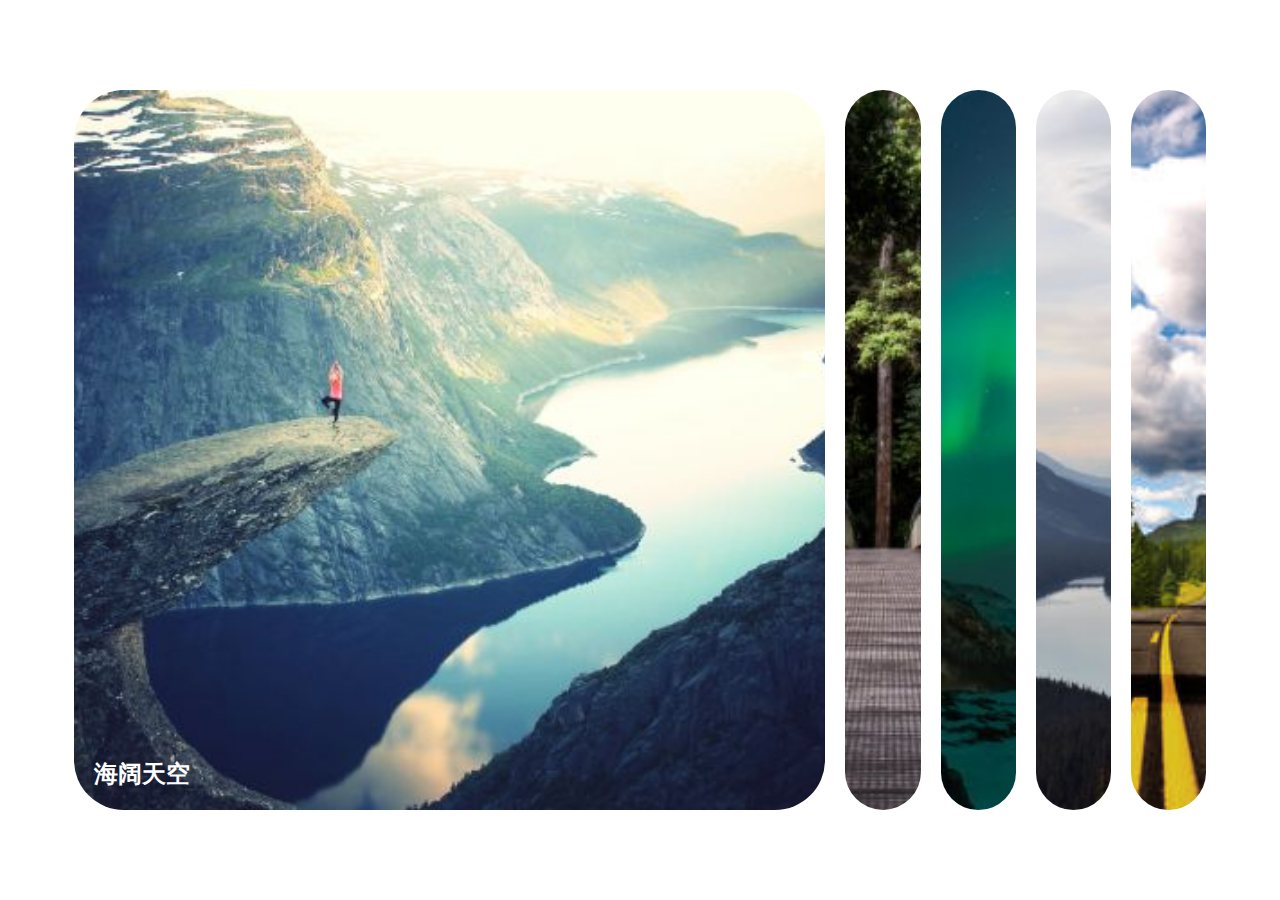
<file: 四个作品/扩展卡片效果DEMO/index.html>
<!DOCTYPE html>
<html lang="en">

<head>
    <meta charset="UTF-8">
    <meta name="viewport" content="width=device-width, initial-scale=1.0">
    <link rel="stylesheet" href="style.css">
    <title>扩展卡片</title>
</head>

<body>
    <div class="container">
        <div class="panel active" style="background-image: url(./img/1.jpg);">
            <h3>海阔天空</h3>
        </div>
        <div class="panel " style="background-image: url(./img/2.jpg);">
            <h3>绿树成荫</h3>
        </div>
        <div class="panel " style="background-image: url(./img/3.jpg);">
            <h3>星光灿烂</h3>
        </div>
        <div class="panel " style="background-image: url(./img/4.jpg);">
            <h3>海阔天空</h3>
        </div>
        <div class="panel " style="background-image: url(./img/5.jpg);">
            <h3>蓝天白云</h3>
        </div>
    </div>

    <script>
        const panels = document.querySelectorAll('.panel');

        panels.forEach(panel => {
            panel.addEventListener("click", () => {
                removerActiveClasses();
                panel.classList.add("active");
            });
        });

        function removerActiveClasses() {
            panels.forEach(panel => {
                panel.classList.remove("active");
            });
        }
    </script>
</body>

</html>
</file>
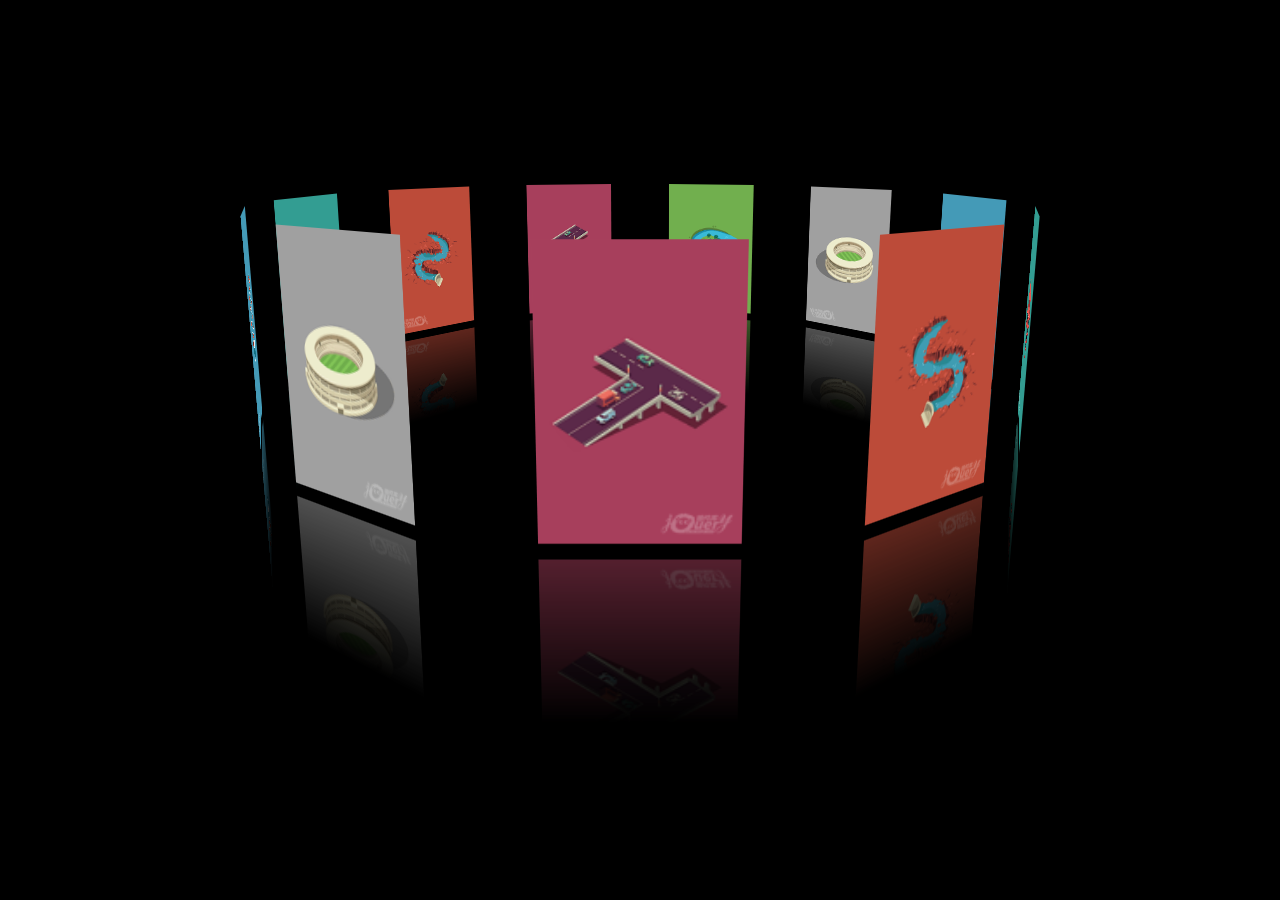
<file: 四个作品/拖拽相册/index.html>
<!DOCTYPE html>
<html lang="en">
<head>
    <meta charset="UTF-8">
    <meta name="viewport" content="width=device-width, initial-scale=1.0">
    <title>3d拖拽相册</title>
    <link rel="stylesheet" href="./index.css">
</head>
<body>
    <div class="wrapper">
        <img src="./img/1.png" alt="" class="item">
        <img src="./img/2.png" alt="" class="item">
        <img src="./img/3.png" alt="" class="item" >
        <img src="./img/4.png" alt="" class="item" >
        <img src="./img/5.png" alt="" class="item" >
        <img src="./img/6.png" alt="" class="item" >
        <img src="./img/1.png" alt="" class="item" >
        <img src="./img/2.png" alt="" class="item" >
        <img src="./img/3.png" alt="" class="item" >
        <img src="./img/4.png" alt="" class="item" >
        <img src="./img/5.png" alt="" class="item" >
    </div>
    <script src="./index.js"></script>
</body>
</html>
</file>
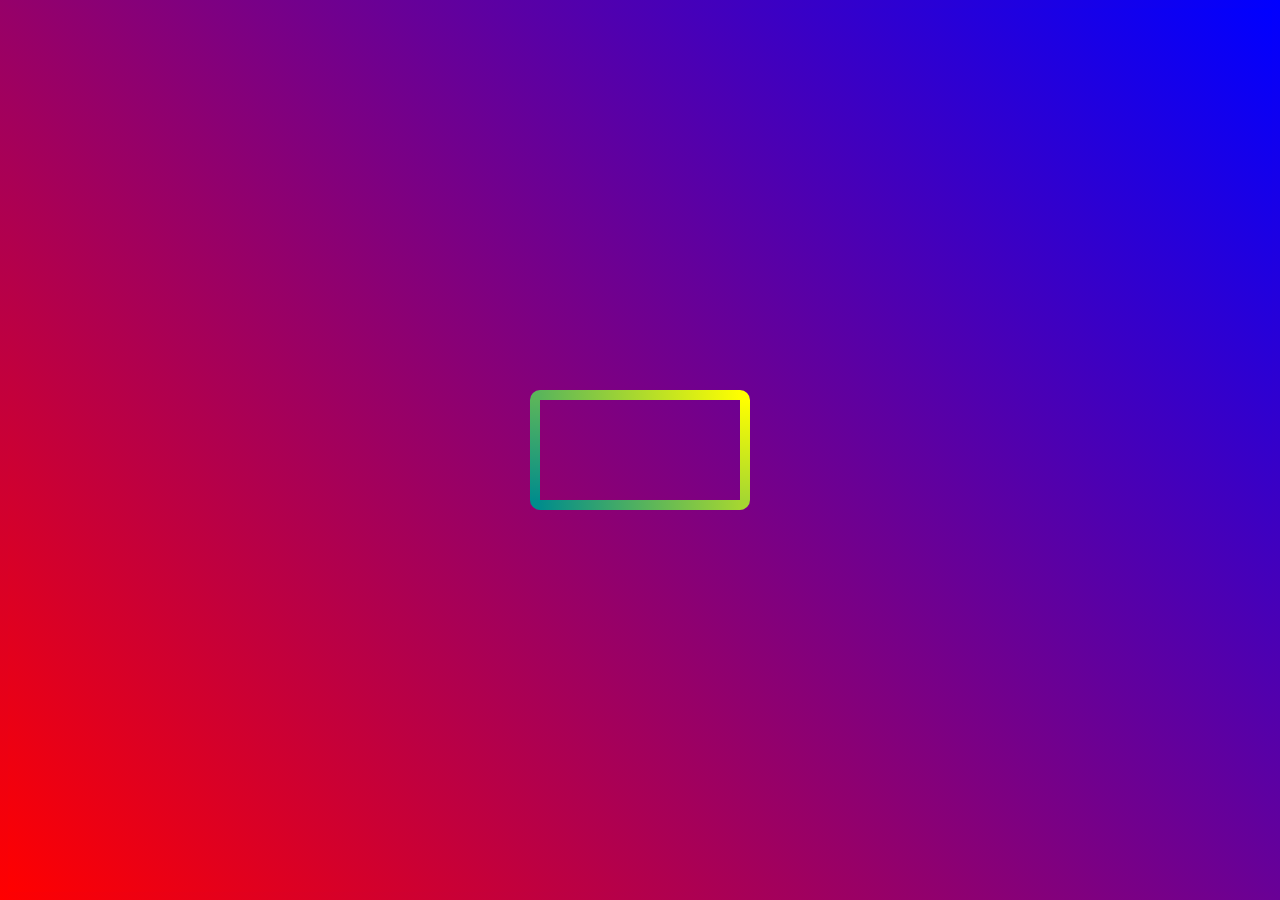
<file: 四个作品/渐变背景.html>
<!DOCTYPE html>
<html lang="en">
<head>
    <meta charset="UTF-8">
    <meta name="viewport" content="width=device-width, initial-scale=1.0">
    <title>渐变边框</title>
    <style>
        body,html{
            width: 100%;
            min-height: 100%;
            display: flex;
            background-image: linear-gradient(45deg,red,blue);
            animation: huerotate 6s linear infinite;
        }
        div{
            margin: auto;
            width: 200px;
            height: 100px;
            border: 10px solid;
            border-image: linear-gradient(45deg,#008c8c,yellow) 1;
            clip-path: inset(0px round 10px);
            animation: huerotate 6s infinite linear;
            filter: hue-rotate(360deg);
        }
        @keyframes huerotate{
            0%{
                filter: hue-rotate(0deg);
            }
            100%{
                filter: hue-rotate(360deg);
            }
        }
    </style>
</head>
<body>

    <div></div>
    
</body>
</html>
</file>
<file: 四个作品/扩展卡片效果DEMO/style.css>
* {
    box-sizing: border-box;
}

body {
    display: flex;
    align-items: center;
    justify-content: center;
    height: 100vh;
    margin: 0;
}

.container {
    display: flex;
    width: 90vw;
}

.panel {
    background-size: auto 100%;
    background-position: center;
    background-repeat: no-repeat;
    border-radius: 50px;
    color: #fff;
    flex: 0.5;
    cursor: pointer;
    height: 80vh;
    position: relative;
    margin: 10px;
    transition: flex 0.7s cubic-bezier(0.05, 0.6, 0.4, 0.9);
}

.panel h3 {
    font-size: 24px;
    opacity: 0;
    position: absolute;
    bottom: 20px;
    left: 20px;
    margin: 0;
    transition: opacity 0s ease-in 0s;
}

.panel.active {
    flex: 5;
}

.panel.active h3 {
    opacity: 1;
    transition: opacity 0.3s ease-in 0.4s;
}

@media (max-width: 500px) {
    .container {
        width: 100vw;
    }
    .panel:nth-of-type(4) {
        display: none;
    }
    .panel:nth-of-type(5) {
        display: none;
    }
}
</file>
<file: 四个作品/拖拽相册/index.css>
* {
    padding: 0;
    margin: 0;
}
body {
    background-color: #000;
    perspective: 800px;
}
.wrapper {
    width: 120px;
    height: 180px;
    margin: 200px auto;
    position: relative;
    transform-style: preserve-3d;
    transform: rotateX(-10deg);
    
}
.wrapper .item {
    width: 100%;
    height: 100%;
    position: absolute;
    background-color: aliceblue;
    transition: transform 1s;
    -webkit-box-reflect: below 10px -webkit-linear-gradient(top, rgba(0, 0, 0, 0) 40%, rgba(0, 0, 0, 0.5) 100%);
}
</file>
